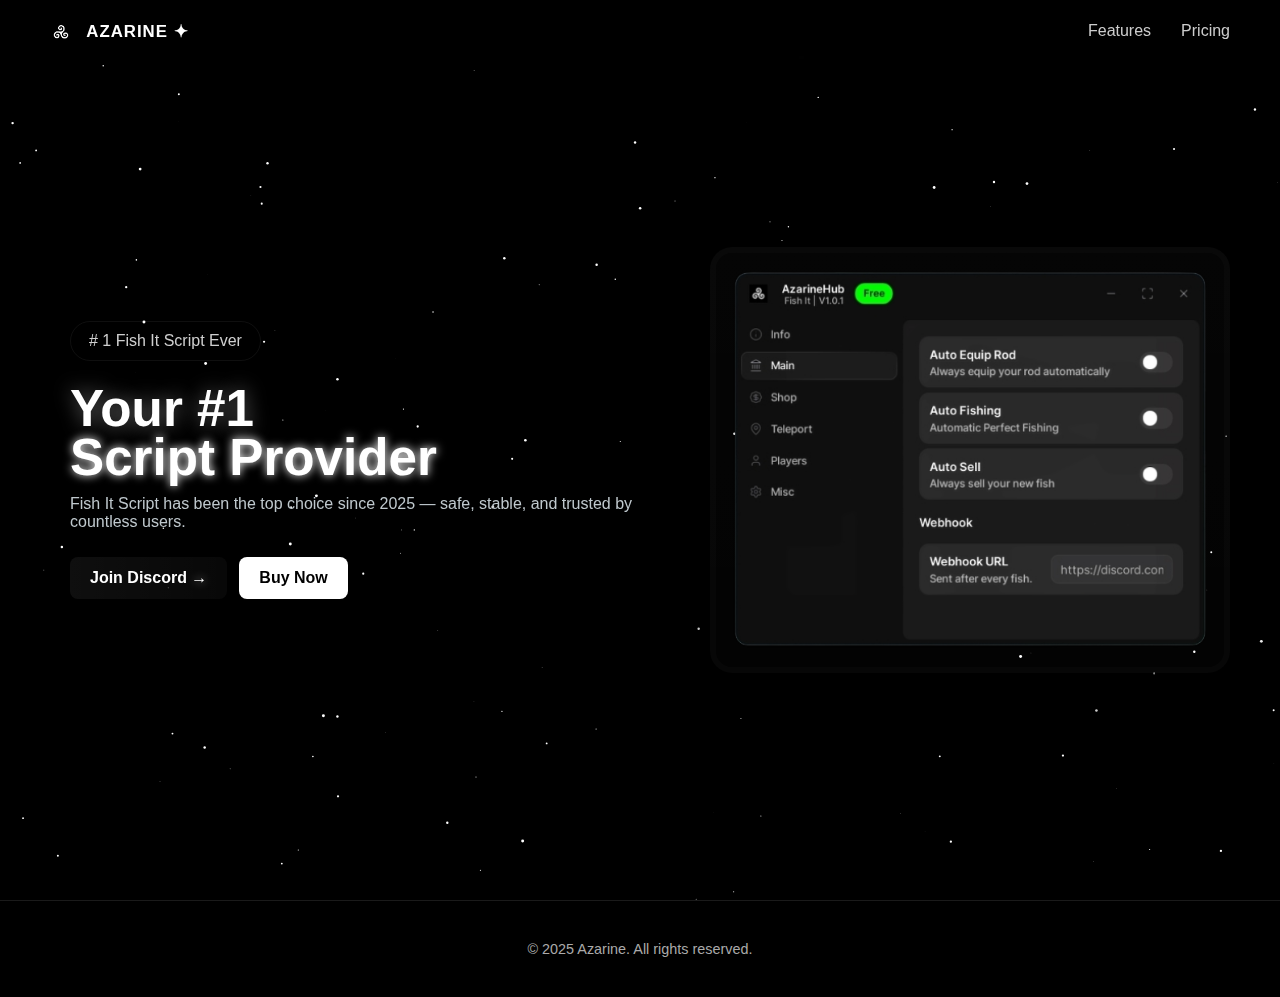
<file: index.html>
<!DOCTYPE html>
<html lang="en">
<head>
  <meta charset="UTF-8" />
  <meta name="viewport" content="width=device-width, initial-scale=1.0" />
  <title>Azarine ✦ | Home</title>
  <link rel="stylesheet" href="style.css" />
  <script defer src="script.js"></script>
</head>
<body>
  <canvas id="stars"></canvas>
  <header>
    <nav class="navbar">
      <a href="index.html" class="logo">
        <img src="azarinelogo.png" alt="Azarine mark" class="logo-mark" />
        <span class="logo-text">AZARINE ✦</span>
      </a>
      <ul class="nav-links">
        <li><a href="features.html">Features</a></li>
        <li><a href="pricing.html">Pricing</a></li>
      </ul>
    </nav>
  </header>

  <main class="hero">
    <div class="hero-content">
      <div class="kicker"># 1 Fish It Script Ever</div>
  <h1 class="hero-title">Your #1<br/><span id="dynamic-phrase" class="dynamic-phrase">Script Provider</span></h1>
      <p class="hero-sub">Fish It Script has been the top choice since 2025 — safe, stable, and trusted by countless users.</p>
      <div class="buttons">
        <a href="https://discord.gg/HYfkU6w33d" class="btn btn-ghost">Join Discord <span aria-hidden="true">→</span></a>
        <a href="pricing.html" class="btn btn-primary">Buy Now</a>
      </div>
    </div>

    <div class="hero-media">
      <div class="media-frame">
        <!-- replace the src with your screenshot or image file -->
        <img src="azarine.png" alt="App screenshot" />
      </div>
    </div>
  </main>

  <footer>
    <p>© 2025 Azarine. All rights reserved.</p>
  </footer>
</body>
</html>
</file>
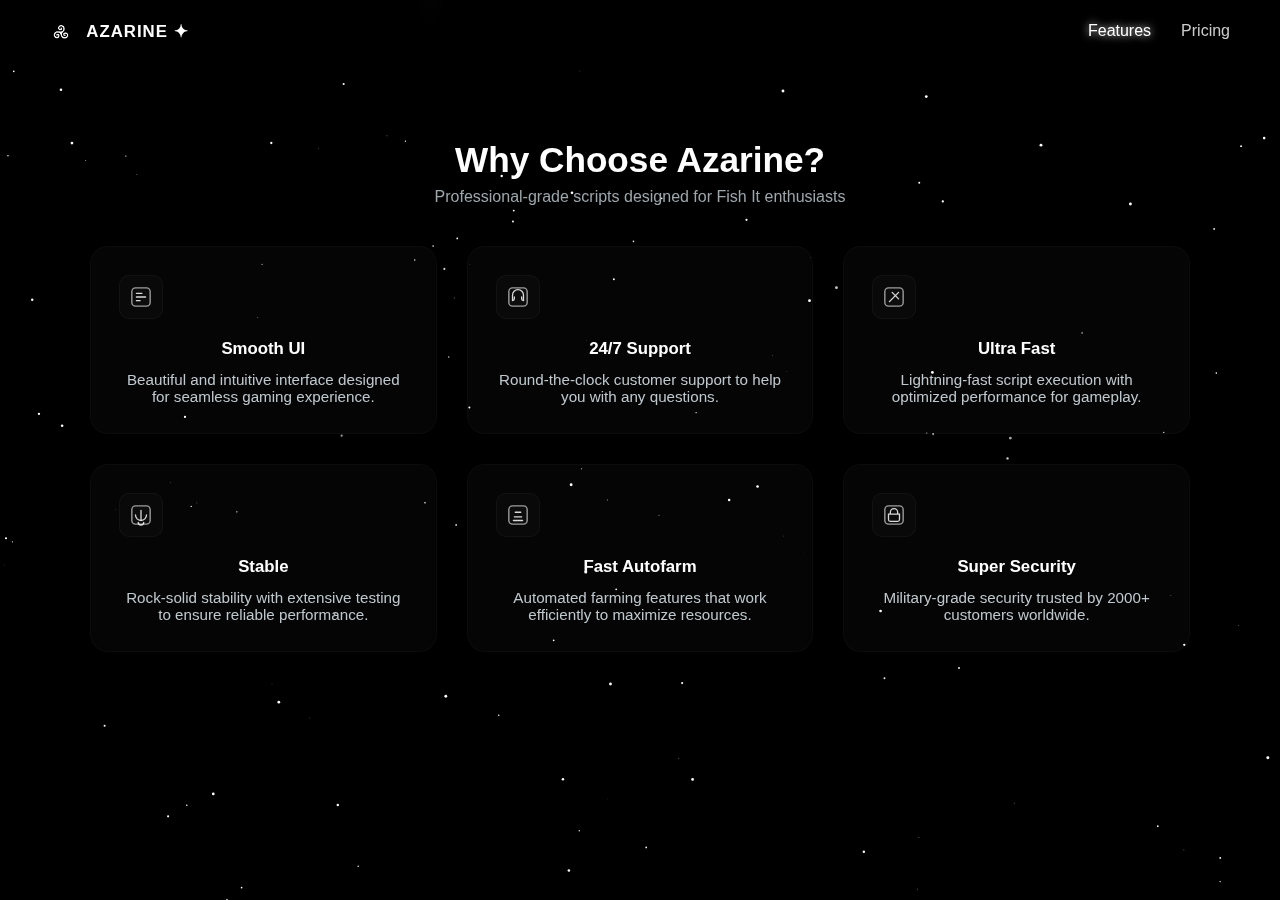
<file: features.html>
<!DOCTYPE html>
<html lang="en">
<head>
  <meta charset="UTF-8" />
  <meta name="viewport" content="width=device-width, initial-scale=1.0" />
  <title>Azarine ✦ | Features</title>
  <link rel="shortcut icon" href="azarinelogo.png" type="image/x-icon">
  <link rel="stylesheet" href="style.css" />
  <script defer src="script.js"></script>
</head>
<body>
  <canvas id="stars"></canvas>
  <header>
    <nav class="navbar">
      <a href="index.html" class="logo">
        <img src="azarinelogo.png" alt="Azarine mark" class="logo-mark" />
        <span class="logo-text">AZARINE ✦</span>
      </a>
      <ul class="nav-links">
        <li><a href="features.html" class="active">Features</a></li>
        <li><a href="pricing.html">Pricing</a></li>
      </ul>
    </nav>
  </header>

  <main class="content">
    <h1>Why Choose Azarine?</h1>
    <p class="subtitle">Professional-grade scripts designed for Fish It enthusiasts</p>
    <div class="cards">
      <div class="card">
        <div class="icon">
          <svg width="28" height="28" viewBox="0 0 24 24" fill="none" xmlns="http://www.w3.org/2000/svg" aria-hidden="true">
            <rect x="2" y="2" width="20" height="20" rx="4" stroke="rgba(255,255,255,0.6)" stroke-width="1.5" fill="rgba(255,255,255,0.02)"/>
            <path d="M7 12h10M7 8h6M7 16h4" stroke="rgba(255,255,255,0.85)" stroke-width="1.4" stroke-linecap="round"/>
          </svg>
        </div>
        <h3>Smooth UI</h3>
        <p>Beautiful and intuitive interface designed for seamless gaming experience.</p>
      </div>

      <div class="card">
        <div class="icon">
          <svg width="28" height="28" viewBox="0 0 24 24" fill="none" xmlns="http://www.w3.org/2000/svg" aria-hidden="true">
            <rect x="2" y="2" width="20" height="20" rx="4" stroke="rgba(255,255,255,0.6)" stroke-width="1.5" fill="rgba(255,255,255,0.02)"/>
            <path d="M8 12v2a2 2 0 0 1-2 2H6v-6a6 6 0 0 1 12 0v6h-0a2 2 0 0 1-2-2v-2" stroke="rgba(255,255,255,0.85)" stroke-width="1.4" stroke-linecap="round"/>
          </svg>
        </div>
        <h3>24/7 Support</h3>
        <p>Round-the-clock customer support to help you with any questions.</p>
      </div>

      <div class="card">
        <div class="icon">
          <svg width="28" height="28" viewBox="0 0 24 24" fill="none" xmlns="http://www.w3.org/2000/svg" aria-hidden="true">
            <rect x="2" y="2" width="20" height="20" rx="4" stroke="rgba(255,255,255,0.6)" stroke-width="1.5" fill="rgba(255,255,255,0.02)"/>
            <path d="M7 17l10-10M10 7l7 7" stroke="rgba(255,255,255,0.85)" stroke-width="1.4" stroke-linecap="round"/>
          </svg>
        </div>
        <h3>Ultra Fast</h3>
        <p>Lightning-fast script execution with optimized performance for gameplay.</p>
      </div>

      <div class="card">
        <div class="icon">
          <svg width="28" height="28" viewBox="0 0 24 24" fill="none" xmlns="http://www.w3.org/2000/svg" aria-hidden="true">
            <rect x="2" y="2" width="20" height="20" rx="4" stroke="rgba(255,255,255,0.6)" stroke-width="1.5" fill="rgba(255,255,255,0.02)"/>
            <path d="M12 7v10M9 20a3 3 0 0 0 6 0M6 12a6 6 0 0 0 12 0" stroke="rgba(255,255,255,0.85)" stroke-width="1.4" stroke-linecap="round"/>
          </svg>
        </div>
        <h3>Stable</h3>
        <p>Rock-solid stability with extensive testing to ensure reliable performance.</p>
      </div>

      <div class="card">
        <div class="icon">
          <svg width="28" height="28" viewBox="0 0 24 24" fill="none" xmlns="http://www.w3.org/2000/svg" aria-hidden="true">
            <rect x="2" y="2" width="20" height="20" rx="4" stroke="rgba(255,255,255,0.6)" stroke-width="1.5" fill="rgba(255,255,255,0.02)"/>
            <path d="M8 14h8M9 9h6M7 18h10" stroke="rgba(255,255,255,0.85)" stroke-width="1.4" stroke-linecap="round"/>
          </svg>
        </div>
        <h3>Fast Autofarm</h3>
        <p>Automated farming features that work efficiently to maximize resources.</p>
      </div>

      <div class="card">
        <div class="icon">
          <svg width="28" height="28" viewBox="0 0 24 24" fill="none" xmlns="http://www.w3.org/2000/svg" aria-hidden="true">
            <rect x="2" y="2" width="20" height="20" rx="4" stroke="rgba(255,255,255,0.6)" stroke-width="1.5" fill="rgba(255,255,255,0.02)"/>
            <path d="M8 11V9a4 4 0 0 1 8 0v2M6 11h12v6a2 2 0 0 1-2 2H8a2 2 0 0 1-2-2v-6z" stroke="rgba(255,255,255,0.85)" stroke-width="1.4" stroke-linecap="round"/>
          </svg>
        </div>
        <h3>Super Security</h3>
        <p>Military-grade security trusted by 2000+ customers worldwide.</p>
      </div>
    </div>
  </main>

  <footer>
    <p>© 2025 Azarine. All rights reserved.</p>
  </footer>
</body>
</html>
</file>
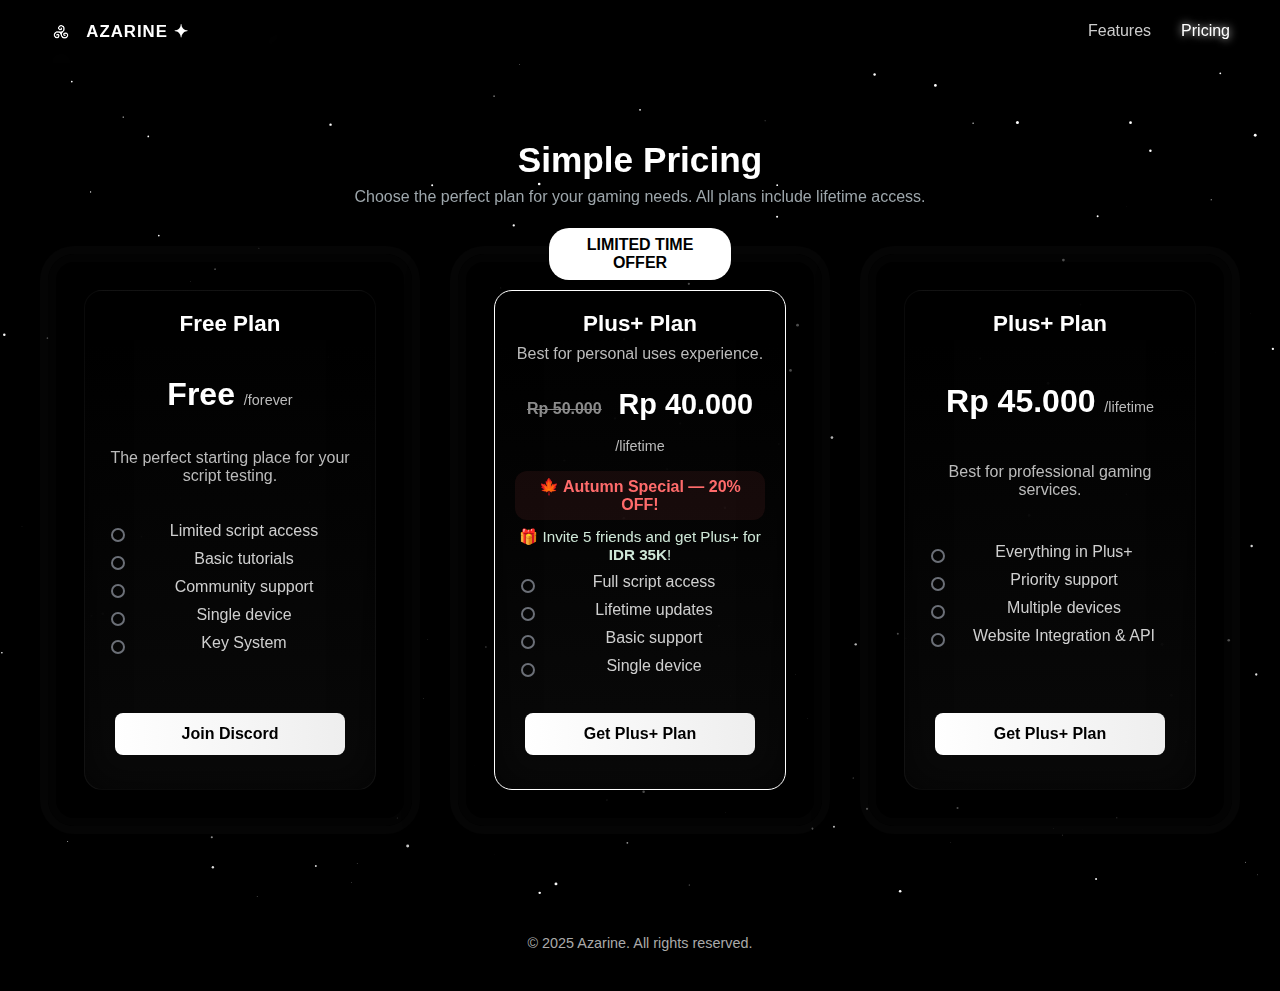
<file: pricing.html>
<!DOCTYPE html>
<html lang="en">
<head>
  <meta charset="UTF-8" />
  <meta name="viewport" content="width=device-width, initial-scale=1.0" />
  <title>Azarine ✦ | Pricing</title>
  <link rel="stylesheet" href="style.css" />
  <script defer src="script.js"></script>
</head>
<body>
  <canvas id="stars"></canvas>
  <header>
    <nav class="navbar">
      <a href="index.html" class="logo">
        <img src="azarinelogo.png" alt="Azarine mark" class="logo-mark" />
        <span class="logo-text">AZARINE ✦</span>
      </a>
      <ul class="nav-links">
        <li><a href="features.html">Features</a></li>
        <li><a href="pricing.html" class="active">Pricing</a></li>
      </ul>
    </nav>
  </header>

  <main class="content">
    <h1>Simple Pricing</h1>
    <p class="subtitle">Choose the perfect plan for your gaming needs. All plans include lifetime access.</p>
    <div class="pricing-grid">
      <div class="price-wrap">
        <div class="price-card">
          <h2>Free Plan</h2>
          <p class="price">Free <span class="sm">/forever</span></p>
          <p class="desc">The perfect starting place for your script testing.</p>
          <ul class="features">
            <li>Limited script access</li>
            <li>Basic tutorials</li>
            <li>Community support</li>
            <li>Single device</li>
            <li>Key System</li>
          </ul>
          <a href="https://discord.gg/HYfkU6w33d" class="btn ghost">Join Discord</a>
        </div>
      </div>

      <div class="price-wrap">
        <div class="badge">LIMITED TIME OFFER</div>
        <div class="price-card highlight">
          <h2>Plus+ Plan</h2>
          <p class="desc">Best for personal uses experience.</p>
          <p class="price"><span class="orig">Rp 50.000</span> <span class="discount">Rp 40.000</span> <span class="sm">/lifetime</span></p>
          <div class="promo-note">🍁 Autumn Special — 20% OFF!</div>
          <div class="promo-bonus">🎁 Invite 5 friends and get Plus+ for <strong>IDR 35K</strong>!</div>
          <ul class="features">
            <li>Full script access</li>
            <li>Lifetime updates</li>
            <li>Basic support</li>
            <li>Single device</li>
          </ul>
          <a href="https://discord.gg/HYfkU6w33d" class="btn">Get Plus+ Plan</a>
        </div>
      </div>

      <div class="price-wrap">
        <div class="price-card">
          <h2>Plus+ Plan</h2>
          <p class="price">Rp 45.000 <span class="sm">/lifetime</span></p>
          <p class="desc">Best for professional gaming services.</p>
          <ul class="features">
            <li>Everything in Plus+</li>
            <li>Priority support</li>
            <li>Multiple devices</li>
            <li>Website Integration &amp; API</li>
          </ul>
          <a href="https://discord.gg/HYfkU6w33d" class="btn">Get Plus+ Plan</a>
        </div>
      </div>
    </div>
  </main>

  <footer>
    <p>© 2025 Azarine. All rights reserved.</p>
  </footer>
</body>
</html>
</file>
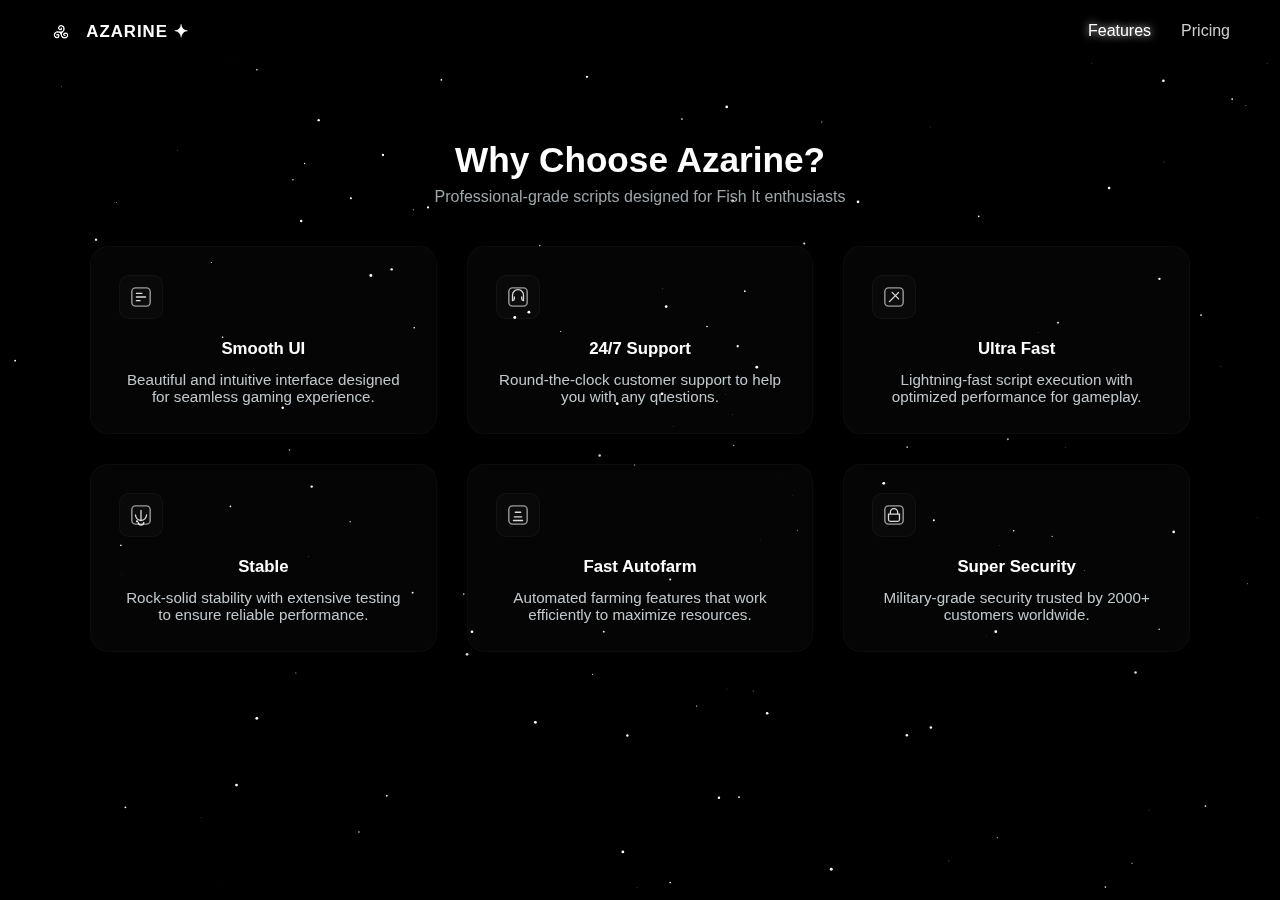
<file: AZARINE/features.html>
<!DOCTYPE html>
<html lang="en">
<head>
  <meta charset="UTF-8" />
  <meta name="viewport" content="width=device-width, initial-scale=1.0" />
  <title>Azarine ✦ | Features</title>
  <link rel="stylesheet" href="style.css" />
  <script defer src="script.js"></script>
</head>
<body>
  <canvas id="stars"></canvas>
  <header>
    <nav class="navbar">
      <a href="index.html" class="logo">
        <img src="azarinelogo.png" alt="Azarine mark" class="logo-mark" />
        <span class="logo-text">AZARINE ✦</span>
      </a>
      <ul class="nav-links">
        <li><a href="features.html" class="active">Features</a></li>
        <li><a href="pricing.html">Pricing</a></li>
      </ul>
    </nav>
  </header>

  <main class="content">
    <h1>Why Choose Azarine?</h1>
    <p class="subtitle">Professional-grade scripts designed for Fish It enthusiasts</p>
    <div class="cards">
      <div class="card">
        <div class="icon">
          <svg width="28" height="28" viewBox="0 0 24 24" fill="none" xmlns="http://www.w3.org/2000/svg" aria-hidden="true">
            <rect x="2" y="2" width="20" height="20" rx="4" stroke="rgba(255,255,255,0.6)" stroke-width="1.5" fill="rgba(255,255,255,0.02)"/>
            <path d="M7 12h10M7 8h6M7 16h4" stroke="rgba(255,255,255,0.85)" stroke-width="1.4" stroke-linecap="round"/>
          </svg>
        </div>
        <h3>Smooth UI</h3>
        <p>Beautiful and intuitive interface designed for seamless gaming experience.</p>
      </div>

      <div class="card">
        <div class="icon">
          <svg width="28" height="28" viewBox="0 0 24 24" fill="none" xmlns="http://www.w3.org/2000/svg" aria-hidden="true">
            <rect x="2" y="2" width="20" height="20" rx="4" stroke="rgba(255,255,255,0.6)" stroke-width="1.5" fill="rgba(255,255,255,0.02)"/>
            <path d="M8 12v2a2 2 0 0 1-2 2H6v-6a6 6 0 0 1 12 0v6h-0a2 2 0 0 1-2-2v-2" stroke="rgba(255,255,255,0.85)" stroke-width="1.4" stroke-linecap="round"/>
          </svg>
        </div>
        <h3>24/7 Support</h3>
        <p>Round-the-clock customer support to help you with any questions.</p>
      </div>

      <div class="card">
        <div class="icon">
          <svg width="28" height="28" viewBox="0 0 24 24" fill="none" xmlns="http://www.w3.org/2000/svg" aria-hidden="true">
            <rect x="2" y="2" width="20" height="20" rx="4" stroke="rgba(255,255,255,0.6)" stroke-width="1.5" fill="rgba(255,255,255,0.02)"/>
            <path d="M7 17l10-10M10 7l7 7" stroke="rgba(255,255,255,0.85)" stroke-width="1.4" stroke-linecap="round"/>
          </svg>
        </div>
        <h3>Ultra Fast</h3>
        <p>Lightning-fast script execution with optimized performance for gameplay.</p>
      </div>

      <div class="card">
        <div class="icon">
          <svg width="28" height="28" viewBox="0 0 24 24" fill="none" xmlns="http://www.w3.org/2000/svg" aria-hidden="true">
            <rect x="2" y="2" width="20" height="20" rx="4" stroke="rgba(255,255,255,0.6)" stroke-width="1.5" fill="rgba(255,255,255,0.02)"/>
            <path d="M12 7v10M9 20a3 3 0 0 0 6 0M6 12a6 6 0 0 0 12 0" stroke="rgba(255,255,255,0.85)" stroke-width="1.4" stroke-linecap="round"/>
          </svg>
        </div>
        <h3>Stable</h3>
        <p>Rock-solid stability with extensive testing to ensure reliable performance.</p>
      </div>

      <div class="card">
        <div class="icon">
          <svg width="28" height="28" viewBox="0 0 24 24" fill="none" xmlns="http://www.w3.org/2000/svg" aria-hidden="true">
            <rect x="2" y="2" width="20" height="20" rx="4" stroke="rgba(255,255,255,0.6)" stroke-width="1.5" fill="rgba(255,255,255,0.02)"/>
            <path d="M8 14h8M9 9h6M7 18h10" stroke="rgba(255,255,255,0.85)" stroke-width="1.4" stroke-linecap="round"/>
          </svg>
        </div>
        <h3>Fast Autofarm</h3>
        <p>Automated farming features that work efficiently to maximize resources.</p>
      </div>

      <div class="card">
        <div class="icon">
          <svg width="28" height="28" viewBox="0 0 24 24" fill="none" xmlns="http://www.w3.org/2000/svg" aria-hidden="true">
            <rect x="2" y="2" width="20" height="20" rx="4" stroke="rgba(255,255,255,0.6)" stroke-width="1.5" fill="rgba(255,255,255,0.02)"/>
            <path d="M8 11V9a4 4 0 0 1 8 0v2M6 11h12v6a2 2 0 0 1-2 2H8a2 2 0 0 1-2-2v-6z" stroke="rgba(255,255,255,0.85)" stroke-width="1.4" stroke-linecap="round"/>
          </svg>
        </div>
        <h3>Super Security</h3>
        <p>Military-grade security trusted by 2000+ customers worldwide.</p>
      </div>
    </div>
  </main>

  <footer>
    <p>© 2025 Azarine. All rights reserved.</p>
  </footer>
</body>
</html>
</file>
<file: style.css>
/* ==== General Reset ==== */
* {
  margin: 0;
  padding: 0;
  box-sizing: border-box;
  font-family: "Poppins", sans-serif;
}

body {
  background-color: #000;
  color: #fff;
  overflow-x: hidden;
  position: relative;
  min-height: 100vh;
}

/* ==== Starfield Canvas ==== */
#stars {
  position: fixed;
  top: 0;
  left: 0;
  z-index: 0;
  width: 100%;
  height: 100%;
  background: black;
  pointer-events: none; /* allow clicks to pass through the canvas */
}

/* ==== Navbar ==== */
.navbar {
  display: flex;
  justify-content: space-between;
  align-items: center;
  padding: 20px 50px;
  position: fixed;
  top: 0;
  width: 100%;
  z-index: 300; /* ensure navbar stays above content and badges */
  background: rgba(0, 0, 0, 0.6);
  backdrop-filter: blur(10px);
}

.logo {
  color: white;
  text-decoration: none;
  font-weight: 600;
  font-size: 1.2rem;
  letter-spacing: 1px;
}

/* small inline mark next to the site name */
.logo-mark {
  width: 22px;
  height: 22px;
  display: inline-block;
  vertical-align: middle;
  margin-right: 8px;
}

.logo-text {
  display: inline-block;
  vertical-align: middle;
  font-weight: 700;
  font-size: 1.05rem; /* ensure it aligns with nav links visually */
  color: white;
}

.nav-links {
  list-style: none;
  display: flex;
  gap: 30px;
}

.nav-links a {
  color: #ccc;
  text-decoration: none;
  transition: 0.3s;
}

.nav-links a:hover,
.nav-links a.active {
  color: white;
  text-shadow: 0 0 8px white;
}

/* ==== Hero Section ==== */
.hero {
  z-index: 1;
  position: relative;
  min-height: 100vh;
  display: grid;
  grid-template-columns: 1fr minmax(320px, 520px); /* left content + right media */
  gap: 40px;
  align-items: center;
  text-align: left;
  padding: 80px 50px 60px; /* give space for navbar */
  overflow: hidden; /* prevent large images from spilling outside */
}

.hero h1 {
  font-size: 3.2rem;
  margin-bottom: 12px;
  text-shadow: 0 0 20px rgba(255, 255, 255, 0.4);
}

.kicker {
  display: inline-block;
  padding: 10px 18px;
  border-radius: 28px;
  border: 1px solid rgba(255,255,255,0.06);
  color: #cfcfcf;
  margin-bottom: 18px;
}

.hero-title {
  font-size: 4rem;
  line-height: 0.95;
  margin: 6px 0 18px;
  font-weight: 800;
}

.dynamic-phrase {
  display: inline-block;
  position: relative;
  transition: opacity 400ms ease, transform 400ms ease, filter 400ms ease;
  opacity: 1;
}
.dynamic-phrase.fade-out {
  opacity: 0;
  transform: translateY(-6px);
  filter: blur(4px);
}
.dynamic-phrase.fade-in {
  opacity: 1;
  transform: translateY(0);
  filter: blur(0);
}

.hero-sub {
  color: #bfc8cd;
  max-width: 680px;
  margin-bottom: 26px;
}

.btn.btn-ghost {
  background: linear-gradient(90deg, rgba(255,255,255,0.06), rgba(255,255,255,0.03));
  color: #fff;
  border-radius: 8px;
  padding: 12px 20px;
}

.btn.btn-primary {
  background: white;
  color: black;
  border-radius: 8px;
  padding: 12px 20px;
}

.hero span {
  color: white;
  text-shadow: 0 0 10px white;
}

.tagline {
  font-size: 1.2rem;
  color: #bbb;
  margin-bottom: 30px;
}

/* Layout buttons in a row and keep spacing consistent when left-aligned */
.hero .buttons {
  display: flex;
  gap: 12px;
  flex-wrap: wrap;
}

/* hero media frame */
.hero-media .media-frame {
  width: 100%;
  max-width: 520px;
  border-radius: 22px;
  padding: 18px;
  background: linear-gradient(180deg, rgba(255,255,255,0.02), rgba(255,255,255,0.01));
  box-shadow: 0 24px 60px rgba(0,0,0,0.6), inset 0 0 0 6px rgba(255,255,255,0.02);
}

.hero-media .media-frame img {
  display: block;
  width: 100%;
  height: auto;
  border-radius: 12px;
}

/* Make sure the media sits in the right column and doesn't push layout */
.hero-media {
  justify-self: end;
  align-self: center;
}

@media (max-width: 1000px) {
  .hero {
    grid-template-columns: 1fr 420px;
  }
}

@media (max-width: 800px) {
  .hero {
    grid-template-columns: 1fr;
    padding: 60px 20px;
    text-align: center;
  }
  .hero-media { order: 2; }
  .hero-content { order: 1; }
  .hero-media .media-frame { margin: 30px auto 0; }
}

.hero .buttons .btn {
  /* reset margins so spacing comes from gap */
  margin: 0;
}

.hero-content {
  padding-left: 20px;
}

.btn {
  background: linear-gradient(90deg, #fff, #ccc);
  color: black;
  padding: 12px 25px;
  border-radius: 30px;
  text-decoration: none;
  font-weight: 600;
  transition: 0.3s;
  margin: 10px;
}

.btn:hover {
  box-shadow: 0 0 15px white;
  transform: scale(1.05);
}

/* ==== Content Sections ==== */
.content {
  position: relative;
  z-index: 10; /* ensure content shows above the starfield */
  padding: 140px 20px 60px;
  text-align: center;
}

.cards,
.pricing-grid {
  display: grid;
  gap: 30px;
  /* wider card widths for roomier pricing cards */
  grid-template-columns: repeat(auto-fit, minmax(320px, 1fr));
  margin-top: 40px;
  /* allow a wider pricing area so cards look larger */
  max-width: 1200px;
  margin-left: auto;
  margin-right: auto;
  align-items: stretch; /* ensure grid items stretch to same height */
}

.content h1 {
  text-align: center;
  font-size: 2.2rem;
  margin-bottom: 8px;
}

.content .subtitle {
  text-align: center;
  color: #9da6ab;
  margin-bottom: 34px;
}

.cards {
  grid-template-columns: repeat(3, 1fr);
  max-width: 1100px;
}

.cards .card {
  background: rgba(255,255,255,0.02);
  border-radius: 18px;
  padding: 28px;
  border: 1px solid rgba(255,255,255,0.03);
  box-shadow: 0 8px 30px rgba(0,0,0,0.6);
  display: flex;
  flex-direction: column;
  gap: 12px;
}

.cards .card .icon {
  width: 44px;
  height: 44px;
  border-radius: 10px;
  background: rgba(255,255,255,0.02);
  display: flex;
  align-items: center;
  justify-content: center;
  font-size: 18px;
  margin-bottom: 8px;
  border: 1px solid rgba(255,255,255,0.04);
}

.cards .card .icon svg {
  width: 22px;
  height: 22px;
}

.cards .card h3 {
  margin: 0;
  font-size: 1.05rem;
}

.cards .card p {
  color: #bfc8cd;
  margin: 0;
  font-size: 0.95rem;
}

@media (max-width: 900px) {
  .cards { grid-template-columns: repeat(2, 1fr); }
}

@media (max-width: 600px) {
  .cards { grid-template-columns: 1fr; }
}

/* outer frame around each card to mimic the screenshot */
.price-wrap {
  background: linear-gradient(180deg, rgba(255,255,255,0.02), rgba(255,255,255,0.01));
  /* thicker outer frame */
  background: rgba(0,0,0,0.7);
  border-radius: 34px;
  padding: 36px;
  border: 8px solid rgba(255,255,255,0.02); /* visible rounded border */
  display: flex;
  justify-content: center;
  align-items: stretch; /* let inner card stretch vertically */
  position: relative; /* allow badge to position itself relative to this wrap */
  box-shadow: 0 18px 40px rgba(0,0,0,0.6), inset 0 0 0 8px rgba(255,255,255,0.01);
}

.price-wrap .price-card {
  width: 100%;
  background: linear-gradient(180deg, rgba(0,0,0,0.9), rgba(10,10,10,0.95));
  border-radius: 18px;
  padding: 20px 20px 24px; /* slightly reduced padding */
  display: flex;
  flex-direction: column;
  justify-content: space-between; /* keep header and button spaced */
  border: 1px solid rgba(255,255,255,0.04); /* thin inner border */
  box-shadow: inset 0 0 40px rgba(0,0,0,0.6);
}

/* Most popular badge */
.badge {
  position: absolute;
  left: 50%;
  top: 0;
  transform: translate(-50%, -50%);
  background: white;
  color: black;
  padding: 8px 18px;
  border-radius: 20px;
  font-weight: 600;
  z-index: 5;
}

.price-card h2 {
  font-size: 1.4rem;
  margin-bottom: 8px;
}

.price-card .price {
  font-size: 2rem;
  font-weight: 700;
  margin: 8px 0 12px;
}

/* original price strike and discounted price styling */
.price-card .orig {
  text-decoration: line-through;
  color: #8b8b8b;
  font-size: 1rem;
  margin-right: 8px;
}
.price-card .discount {
  color: #fff;
  font-size: 1.8rem;
  font-weight: 800;
}
.promo-note {
  color: #ff6b6b; /* urgent red */
  background: rgba(255,107,107,0.08);
  padding: 6px 10px;
  border-radius: 12px;
  display: inline-block;
  font-weight: 700;
  margin-bottom: 8px;
}
.promo-bonus {
  color: #cfe8d8;
  font-size: 0.95rem;
  margin-bottom: 10px;
}

.price-card .sm {
  font-size: 0.9rem;
  color: #bbb;
  font-weight: 500;
}

.price-card .desc {
  color: #bbb;
  margin-bottom: 14px;
}

.features {
  list-style: none;
  padding-left: 0;
  margin: 0 0 18px 0;
}

.features li {
  position: relative;
  padding-left: 28px;
  margin-bottom: 10px;
  color: #cfcfcf;
}

.features li::before {
  content: "";
  position: absolute;
  left: 6px;
  top: 6px;
  width: 10px;
  height: 10px;
  border-radius: 50%;
  border: 2px solid #6b6f77;
}

.btn.ghost {
  background: linear-gradient(90deg, rgba(255,255,255,0.06), rgba(255,255,255,0.03));
  color: #dfe6ee;
  border-radius: 8px;
  padding: 12px 18px;
  display: inline-block;
  margin-top: 10px;
}

.price-card .btn {
  background: linear-gradient(90deg, #fff, #eee);
  color: black;
  border-radius: 8px;
  padding: 12px 18px;
  display: inline-block;
  margin-top: 10px;
}

/* ensure badge positioning works within the grid */
.pricing-grid {
  position: relative;
}

.card,
.price-card {
  background: rgba(255, 255, 255, 0.06);
  border-radius: 20px;
  transition: 0.3s;
  box-shadow: 0 0 12px rgba(255, 255, 255, 0.08);
  color: #fff;
  display: flex;
  flex-direction: column;
  justify-content: space-between;
}

.card:hover,
.price-card:hover {
  box-shadow: 0 0 20px rgba(255, 255, 255, 0.1);
  transform: translateY(-5px);
}

.price-card.highlight {
  border: 1px solid white;
}

.price {
  font-size: 1.9rem;
  margin: 10px 0;
}

/* ==== Footer ==== */
footer {
  text-align: center;
  padding: 40px 0;
  font-size: 0.9rem;
  color: #aaa;
  border-top: 1px solid rgba(255, 255, 255, 0.1);
  background: rgba(0, 0, 0, 0.7);
}

/* ==== Responsive ==== */
@media (max-width: 768px) {
  .navbar {
    padding: 15px 25px;
  }
  .hero h1 {
    font-size: 2.2rem;
  }
}

/* On very small screens keep hero centered for readability */
@media (max-width: 480px) {
  .hero {
    align-items: center;
    text-align: center;
    padding-left: 20px;
    padding-right: 20px;
  }
  .hero .buttons {
    justify-content: center;
  }
}
</file>
<file: AZARINE/style.css>
/* ==== General Reset ==== */
* {
  margin: 0;
  padding: 0;
  box-sizing: border-box;
  font-family: "Poppins", sans-serif;
}

body {
  background-color: #000;
  color: #fff;
  overflow-x: hidden;
  position: relative;
  min-height: 100vh;
}

/* ==== Starfield Canvas ==== */
#stars {
  position: fixed;
  top: 0;
  left: 0;
  z-index: 0;
  width: 100%;
  height: 100%;
  background: black;
  pointer-events: none; /* allow clicks to pass through the canvas */
}

/* ==== Navbar ==== */
.navbar {
  display: flex;
  justify-content: space-between;
  align-items: center;
  padding: 20px 50px;
  position: fixed;
  top: 0;
  width: 100%;
  z-index: 300; /* ensure navbar stays above content and badges */
  background: rgba(0, 0, 0, 0.6);
  backdrop-filter: blur(10px);
}

.logo {
  color: white;
  text-decoration: none;
  font-weight: 600;
  font-size: 1.2rem;
  letter-spacing: 1px;
}

/* small inline mark next to the site name */
.logo-mark {
  width: 22px;
  height: 22px;
  display: inline-block;
  vertical-align: middle;
  margin-right: 8px;
}

.logo-text {
  display: inline-block;
  vertical-align: middle;
  font-weight: 700;
  font-size: 1.05rem; /* ensure it aligns with nav links visually */
  color: white;
}

.nav-links {
  list-style: none;
  display: flex;
  gap: 30px;
}

.nav-links a {
  color: #ccc;
  text-decoration: none;
  transition: 0.3s;
}

.nav-links a:hover,
.nav-links a.active {
  color: white;
  text-shadow: 0 0 8px white;
}

/* ==== Hero Section ==== */
.hero {
  z-index: 1;
  position: relative;
  min-height: 100vh;
  display: grid;
  grid-template-columns: 1fr minmax(320px, 520px); /* left content + right media */
  gap: 40px;
  align-items: center;
  text-align: left;
  padding: 80px 50px 60px; /* give space for navbar */
  overflow: hidden; /* prevent large images from spilling outside */
}

.hero h1 {
  font-size: 3.2rem;
  margin-bottom: 12px;
  text-shadow: 0 0 20px rgba(255, 255, 255, 0.4);
}

.kicker {
  display: inline-block;
  padding: 10px 18px;
  border-radius: 28px;
  border: 1px solid rgba(255,255,255,0.06);
  color: #cfcfcf;
  margin-bottom: 18px;
}

.hero-title {
  font-size: 4rem;
  line-height: 0.95;
  margin: 6px 0 18px;
  font-weight: 800;
}

.dynamic-phrase {
  display: inline-block;
  position: relative;
  transition: opacity 400ms ease, transform 400ms ease, filter 400ms ease;
  opacity: 1;
}
.dynamic-phrase.fade-out {
  opacity: 0;
  transform: translateY(-6px);
  filter: blur(4px);
}
.dynamic-phrase.fade-in {
  opacity: 1;
  transform: translateY(0);
  filter: blur(0);
}

.hero-sub {
  color: #bfc8cd;
  max-width: 680px;
  margin-bottom: 26px;
}

.btn.btn-ghost {
  background: linear-gradient(90deg, rgba(255,255,255,0.06), rgba(255,255,255,0.03));
  color: #fff;
  border-radius: 8px;
  padding: 12px 20px;
}

.btn.btn-primary {
  background: white;
  color: black;
  border-radius: 8px;
  padding: 12px 20px;
}

.hero span {
  color: white;
  text-shadow: 0 0 10px white;
}

.tagline {
  font-size: 1.2rem;
  color: #bbb;
  margin-bottom: 30px;
}

/* Layout buttons in a row and keep spacing consistent when left-aligned */
.hero .buttons {
  display: flex;
  gap: 12px;
  flex-wrap: wrap;
}

/* hero media frame */
.hero-media .media-frame {
  width: 100%;
  max-width: 520px;
  border-radius: 22px;
  padding: 18px;
  background: linear-gradient(180deg, rgba(255,255,255,0.02), rgba(255,255,255,0.01));
  box-shadow: 0 24px 60px rgba(0,0,0,0.6), inset 0 0 0 6px rgba(255,255,255,0.02);
}

.hero-media .media-frame img {
  display: block;
  width: 100%;
  height: auto;
  border-radius: 12px;
}

/* Make sure the media sits in the right column and doesn't push layout */
.hero-media {
  justify-self: end;
  align-self: center;
}

@media (max-width: 1000px) {
  .hero {
    grid-template-columns: 1fr 420px;
  }
}

@media (max-width: 800px) {
  .hero {
    grid-template-columns: 1fr;
    padding: 60px 20px;
    text-align: center;
  }
  .hero-media { order: 2; }
  .hero-content { order: 1; }
  .hero-media .media-frame { margin: 30px auto 0; }
}

.hero .buttons .btn {
  /* reset margins so spacing comes from gap */
  margin: 0;
}

.hero-content {
  padding-left: 20px;
}

.btn {
  background: linear-gradient(90deg, #fff, #ccc);
  color: black;
  padding: 12px 25px;
  border-radius: 30px;
  text-decoration: none;
  font-weight: 600;
  transition: 0.3s;
  margin: 10px;
}

.btn:hover {
  box-shadow: 0 0 15px white;
  transform: scale(1.05);
}

/* ==== Content Sections ==== */
.content {
  position: relative;
  z-index: 10; /* ensure content shows above the starfield */
  padding: 140px 20px 60px;
  text-align: center;
}

.cards,
.pricing-grid {
  display: grid;
  gap: 30px;
  /* wider card widths for roomier pricing cards */
  grid-template-columns: repeat(auto-fit, minmax(320px, 1fr));
  margin-top: 40px;
  /* allow a wider pricing area so cards look larger */
  max-width: 1200px;
  margin-left: auto;
  margin-right: auto;
  align-items: stretch; /* ensure grid items stretch to same height */
}

.content h1 {
  text-align: center;
  font-size: 2.2rem;
  margin-bottom: 8px;
}

.content .subtitle {
  text-align: center;
  color: #9da6ab;
  margin-bottom: 34px;
}

.cards {
  grid-template-columns: repeat(3, 1fr);
  max-width: 1100px;
}

.cards .card {
  background: rgba(255,255,255,0.02);
  border-radius: 18px;
  padding: 28px;
  border: 1px solid rgba(255,255,255,0.03);
  box-shadow: 0 8px 30px rgba(0,0,0,0.6);
  display: flex;
  flex-direction: column;
  gap: 12px;
}

.cards .card .icon {
  width: 44px;
  height: 44px;
  border-radius: 10px;
  background: rgba(255,255,255,0.02);
  display: flex;
  align-items: center;
  justify-content: center;
  font-size: 18px;
  margin-bottom: 8px;
  border: 1px solid rgba(255,255,255,0.04);
}

.cards .card .icon svg {
  width: 22px;
  height: 22px;
}

.cards .card h3 {
  margin: 0;
  font-size: 1.05rem;
}

.cards .card p {
  color: #bfc8cd;
  margin: 0;
  font-size: 0.95rem;
}

@media (max-width: 900px) {
  .cards { grid-template-columns: repeat(2, 1fr); }
}

@media (max-width: 600px) {
  .cards { grid-template-columns: 1fr; }
}

/* outer frame around each card to mimic the screenshot */
.price-wrap {
  background: linear-gradient(180deg, rgba(255,255,255,0.02), rgba(255,255,255,0.01));
  /* thicker outer frame */
  background: rgba(0,0,0,0.7);
  border-radius: 34px;
  padding: 36px;
  border: 8px solid rgba(255,255,255,0.02); /* visible rounded border */
  display: flex;
  justify-content: center;
  align-items: stretch; /* let inner card stretch vertically */
  position: relative; /* allow badge to position itself relative to this wrap */
  box-shadow: 0 18px 40px rgba(0,0,0,0.6), inset 0 0 0 8px rgba(255,255,255,0.01);
}

.price-wrap .price-card {
  width: 100%;
  background: linear-gradient(180deg, rgba(0,0,0,0.9), rgba(10,10,10,0.95));
  border-radius: 18px;
  padding: 20px 20px 24px; /* slightly reduced padding */
  display: flex;
  flex-direction: column;
  justify-content: space-between; /* keep header and button spaced */
  border: 1px solid rgba(255,255,255,0.04); /* thin inner border */
  box-shadow: inset 0 0 40px rgba(0,0,0,0.6);
}

/* Most popular badge */
.badge {
  position: absolute;
  left: 50%;
  top: 0;
  transform: translate(-50%, -50%);
  background: white;
  color: black;
  padding: 8px 18px;
  border-radius: 20px;
  font-weight: 600;
  z-index: 5;
}

.price-card h2 {
  font-size: 1.4rem;
  margin-bottom: 8px;
}

.price-card .price {
  font-size: 2rem;
  font-weight: 700;
  margin: 8px 0 12px;
}

/* original price strike and discounted price styling */
.price-card .orig {
  text-decoration: line-through;
  color: #8b8b8b;
  font-size: 1rem;
  margin-right: 8px;
}
.price-card .discount {
  color: #fff;
  font-size: 1.8rem;
  font-weight: 800;
}
.promo-note {
  color: #ff6b6b; /* urgent red */
  background: rgba(255,107,107,0.08);
  padding: 6px 10px;
  border-radius: 12px;
  display: inline-block;
  font-weight: 700;
  margin-bottom: 8px;
}
.promo-bonus {
  color: #cfe8d8;
  font-size: 0.95rem;
  margin-bottom: 10px;
}

.price-card .sm {
  font-size: 0.9rem;
  color: #bbb;
  font-weight: 500;
}

.price-card .desc {
  color: #bbb;
  margin-bottom: 14px;
}

.features {
  list-style: none;
  padding-left: 0;
  margin: 0 0 18px 0;
}

.features li {
  position: relative;
  padding-left: 28px;
  margin-bottom: 10px;
  color: #cfcfcf;
}

.features li::before {
  content: "";
  position: absolute;
  left: 6px;
  top: 6px;
  width: 10px;
  height: 10px;
  border-radius: 50%;
  border: 2px solid #6b6f77;
}

.btn.ghost {
  background: linear-gradient(90deg, rgba(255,255,255,0.06), rgba(255,255,255,0.03));
  color: #dfe6ee;
  border-radius: 8px;
  padding: 12px 18px;
  display: inline-block;
  margin-top: 10px;
}

.price-card .btn {
  background: linear-gradient(90deg, #fff, #eee);
  color: black;
  border-radius: 8px;
  padding: 12px 18px;
  display: inline-block;
  margin-top: 10px;
}

/* ensure badge positioning works within the grid */
.pricing-grid {
  position: relative;
}

.card,
.price-card {
  background: rgba(255, 255, 255, 0.06);
  border-radius: 20px;
  transition: 0.3s;
  box-shadow: 0 0 12px rgba(255, 255, 255, 0.08);
  color: #fff;
  display: flex;
  flex-direction: column;
  justify-content: space-between;
}

.card:hover,
.price-card:hover {
  box-shadow: 0 0 20px rgba(255, 255, 255, 0.1);
  transform: translateY(-5px);
}

.price-card.highlight {
  border: 1px solid white;
}

.price {
  font-size: 1.9rem;
  margin: 10px 0;
}

/* ==== Footer ==== */
footer {
  text-align: center;
  padding: 40px 0;
  font-size: 0.9rem;
  color: #aaa;
  border-top: 1px solid rgba(255, 255, 255, 0.1);
  background: rgba(0, 0, 0, 0.7);
}

/* ==== Responsive ==== */
@media (max-width: 768px) {
  .navbar {
    padding: 15px 25px;
  }
  .hero h1 {
    font-size: 2.2rem;
  }
}

/* On very small screens keep hero centered for readability */
@media (max-width: 480px) {
  .hero {
    align-items: center;
    text-align: center;
    padding-left: 20px;
    padding-right: 20px;
  }
  .hero .buttons {
    justify-content: center;
  }
}
</file>
